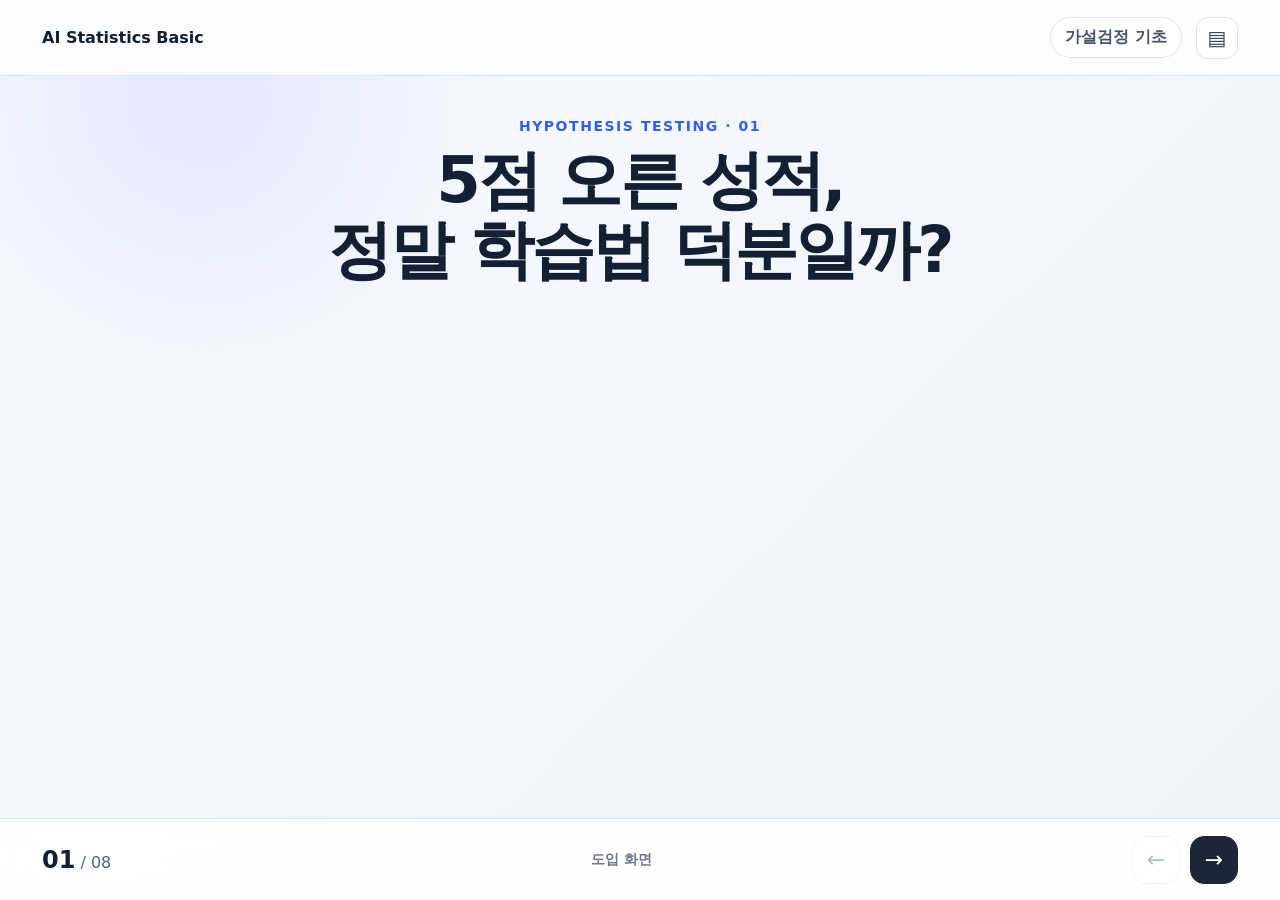
<file: index.html>
<!DOCTYPE html>
<html lang="ko">
<head>
  <meta charset="UTF-8" />
  <meta name="viewport" content="width=device-width, initial-scale=1.0" />
  <title>통계적 가설검정 · 발표 장표 01-08</title>
  <link rel="stylesheet" href="assets/styles.css" />
  <link rel="stylesheet" href="assets/slide01-images.css" />
</head>
<body class="presentation-body">
  <main class="presentation-shell" aria-label="통계 기초 발표 장표">
    <header class="presentation-topbar">
      <div class="brand">AI Statistics Basic</div>
      <div class="topbar-actions">
        <span class="slide-tag">가설검정 기초</span>
        <button class="icon-button" id="openScript" type="button" aria-label="발표 스크립트 열기" title="발표 스크립트 열기">▤</button>
      </div>
    </header>

    <div class="slides-stage">
      <section class="slide" id="slide01" data-slide="1">
        <div class="slide-kicker">HYPOTHESIS TESTING · 01</div>
        <h1 class="slide-title">5점 오른 성적,<br /><strong>정말 학습법 덕분일까?</strong></h1>
        <div class="score-comparison score-comparison-visual">
          <article class="score-card score-card-visual step-item" data-show-step="1">
            <span class="score-label score-label-pill">기존 학습법</span>
            <div class="learning-visual traditional-visual" aria-label="교과서로 공부하는 학생">
              <div class="desk-scene">
                <div class="student-head"></div><div class="student-body"></div>
                <div class="book-stack"><i></i><i></i><i></i></div><div class="open-book"></div><div class="desk-lamp"></div>
              </div>
            </div>
            <div class="score-copy"><span>교과서로 학습</span><strong class="score-value">70<span>점</span></strong></div>
          </article>
          <div class="comparison-arrow step-item" data-show-step="2">→</div>
          <article class="score-card score-card-accent score-card-visual step-item" data-show-step="2">
            <span class="score-label score-label-pill score-label-ai">새로운 AI 학습법</span>
            <div class="learning-visual ai-visual" aria-label="AI 튜터와 공부하는 학생">
              <div class="desk-scene">
                <div class="student-head"></div><div class="student-body"></div><div class="tablet"><div class="ai-face">AI</div></div><div class="open-book"></div>
                <span class="ai-bubble bubble-one">힌트 제공</span><span class="ai-bubble bubble-two">오답 분석</span>
              </div>
            </div>
            <div class="score-copy"><span>AI 티칭으로 학습</span><strong class="score-value">75<span>점</span></strong></div>
            <span class="score-delta step-item" data-show-step="3">+5점 ↑</span>
          </article>
        </div>
        <div class="question-area"><p class="question question-primary step-item" data-show-step="4">정말 AI 학습법의 <strong>효과</strong>일까요?</p><div class="question-vs step-item" data-show-step="5">VS</div><p class="question question-secondary step-item" data-show-step="5">아니면 <strong>우연히 나타난 차이</strong>일까요?</p></div>
        <div class="topic-reveal step-item" data-show-step="6"><span>오늘의 핵심 도구</span><strong>통계적 가설검정</strong></div>
      </section>

      <section class="slide" id="slide02" data-slide="2">
        <div class="slide-kicker">WHY HYPOTHESIS TESTING · 02</div>
        <h1 class="slide-title compact">우리는 왜 <strong>가설검정</strong>을 할까요?</h1>
        <div class="logic-row"><div class="logic-card step-item" data-show-step="1"><span>관찰된 차이가 있다</span><strong>70점 → 75점</strong></div><div class="not-equal step-item" data-show-step="2">≠</div><div class="logic-card step-item" data-show-step="2"><span>실제 효과가 있다고</span><strong>바로 결론</strong></div></div>
        <div class="why-label step-item" data-show-step="3">왜 그럴까요?</div><div class="explain-card step-item" data-show-step="4">표본에서 관찰되는 결과에는<br /><strong>우연에 의한 변동</strong>이 영향을 줄 수 있습니다.</div><div class="definition-card step-item" data-show-step="5"><span>통계적 가설검정</span><strong>관찰된 차이가 우연만으로 설명하기 어려운지를<br />통계적으로 판단하는 과정</strong></div>
      </section>

      <section class="slide" id="slide03" data-slide="3"><div class="slide-kicker">HYPOTHESES · 03</div><h1 class="slide-title compact">두 개의 가설을 세워봅시다</h1><div class="hypothesis-grid"><article class="hypothesis-card step-item" data-show-step="1"><span class="start-badge">출발점</span><h2>귀무가설 H₀</h2><strong class="hypothesis-core step-item" data-show-step="2">효과가 없다</strong><p class="step-item" data-show-step="2">AI 학습법은 점수 향상에<br />효과가 없다.</p></article><div class="vs-large step-item" data-show-step="3">VS</div><article class="hypothesis-card step-item" data-show-step="3"><h2>대립가설 H₁</h2><strong class="hypothesis-core step-item" data-show-step="4">효과가 있다</strong><p class="step-item" data-show-step="4">AI 학습법은 평균 점수를<br />증가시킨다.</p></article></div><div class="bottom-emphasis step-item" data-show-step="5"><span>가설검정의 출발점</span><strong>일단 H₀가 참이라고 가정하고 시작합니다.</strong></div></section>

      <section class="slide" id="slide04" data-slide="4"><div class="slide-kicker">ROADMAP · 04</div><h1 class="slide-title compact">가설검정은 이렇게 진행합니다</h1><div class="roadmap"><div class="road-step step-item" data-show-step="1"><b>1</b><strong>질문 설정</strong><span>AI 학습법은 효과가 있을까?</span></div><div class="road-arrow step-item" data-show-step="1">↓</div><div class="road-step step-item" data-show-step="1"><b>2</b><strong>가설 설정</strong><span>H₀ 효과 없음 · H₁ 효과 있음</span></div><div class="road-arrow step-item" data-show-step="2">↓</div><div class="road-core step-item" data-show-step="5"><div class="road-step step-item" data-show-step="2"><b>3</b><strong>유의수준 α 설정</strong><span>판단의 기준선 정하기</span></div><div class="road-arrow step-item" data-show-step="3">↓</div><div class="road-step step-item" data-show-step="3"><b>4</b><strong>p-value 계산</strong><span>데이터에서 p-value 구하기</span></div><small>★ 핵심 판단 요소: α와 p-value</small></div><div class="road-arrow step-item" data-show-step="4">↓</div><div class="road-step step-item" data-show-step="4"><b>5</b><strong>비교 및 판단</strong><span>p-value와 α 비교 → H₀ 기각 여부 판단</span></div></div></section>

      <section class="slide" id="slide05" data-slide="5"><div class="slide-kicker">CORE CONCEPTS · 05</div><h1 class="slide-title compact">α와 p-value가 핵심입니다</h1><div class="concept-grid"><article class="concept-card step-item" data-show-step="1"><h2>유의수준 α</h2><strong>판단의 기준선</strong><p class="step-item" data-show-step="2">분석 전에 미리 정합니다.<br /><b>α = 0.05 (5%)</b><br />H₀ 기각 판단의 기준</p></article><article class="concept-card step-item" data-show-step="3"><h2>p-value</h2><strong>현재 데이터가 얼마나<br />이례적인지를 나타내는 값</strong><p class="step-item" data-show-step="4">H₀가 참이라고 가정했을 때,<br /><b>현재 관측된 결과만큼 또는<br />그보다 더 극단적인 결과가 나타날 확률</b></p></article></div><div class="warning-card step-item" data-show-step="5">⚠ 꼭 기억하세요 <strong>p-value ≠ H₀가 참일 확률</strong></div><div class="mini-summary step-item" data-show-step="6"><span>α = 미리 정한 기준</span><span>p-value = 데이터에서 계산</span></div></section>

      <section class="slide" id="slide06" data-slide="6"><div class="slide-kicker">DECISION · 06</div><h1 class="slide-title compact">p = 0.03이라면 어떻게 판단할까요?</h1><div class="number-grid"><article class="number-card step-item" data-show-step="1"><span>판단 기준선 · 유의수준 α</span><strong>0.05</strong><small>5%</small></article><article class="number-card step-item" data-show-step="2"><span>분석 결과 · p-value</span><strong>0.03</strong><small>3%</small></article></div><div class="compare-big step-item" data-show-step="3"><strong>0.03 &lt; 0.05</strong><span>p &lt; α</span></div><div class="reject-card step-item" data-show-step="4">★ 귀무가설 H₀ 기각</div><div class="conclusion-card step-item" data-show-step="5"><span>결론</span><strong>AI 학습법의 효과를 지지하는<br />통계적 근거가 있습니다.</strong></div></section>

      <section class="slide" id="slide07" data-slide="7"><div class="slide-kicker">INTERPRETATION · 07</div><h1 class="slide-title compact">p &lt; 0.05가 모든 것을 의미하지는 않습니다</h1><div class="interpret-grid"><article class="interpret-card step-item" data-show-step="1"><h2>통계적 유의성 ≠ 효과의 크기</h2><p class="step-item" data-show-step="2">표본이 매우 크다면 조건에 따라<br />작은 차이도 통계적으로 유의할 수 있습니다.</p><strong class="tiny-effect step-item" data-show-step="2">+0.1점</strong><p class="step-item" data-show-step="3">실제로 중요한 변화일까요?</p></article><article class="interpret-card step-item" data-show-step="4"><h2>결과를 어떻게 해석할까요?</h2><p><strong>p-value만 보지 않습니다.</strong></p><ul><li>효과 크기 (Effect Size)</li><li>실제 변화의 크기</li><li>교육·비즈니스 등 실무적 맥락</li></ul></article></div><div class="bottom-emphasis step-item" data-show-step="5"><strong>통계적으로 유의하다 ≠ 실제로 중요한 효과가 있다</strong></div></section>

      <section class="slide" id="slide08" data-slide="8"><div class="slide-kicker">SUMMARY · 08</div><h1 class="slide-title compact">오늘 이것만 기억하세요!</h1><div class="summary-flow step-item" data-show-step="1"><div><b>1</b><strong>가설 설정</strong><span>H₀ 효과 없음 · H₁ 효과 있음</span></div><i>↓</i><div><b>2</b><strong>기준 설정</strong><span>유의수준 α를 미리 설정 · 예: 0.05</span></div><i>↓</i><div><b>3</b><strong>p-value 계산</strong><span>H₀ 가정 아래 현재 데이터가 얼마나 이례적인지 확인</span></div><i>↓</i><div><b>4</b><strong>비교 및 판단</strong><span>p &lt; α → H₀ 기각</span></div></div><div class="definition-card step-item" data-show-step="2"><strong>가설검정은 관찰된 차이가 우연만으로 설명하기 어려운지를<br />통계적으로 판단하는 과정입니다.</strong></div><div class="references"><b>Reference</b><span>OpenIntro Statistics (4th ed.)</span><span>Wasserstein & Lazar (2016), The ASA Statement on p-Values</span></div></section>
    </div>

    <footer class="presentation-footer"><div class="progress-wrap"><strong id="slideNumber">01</strong><span>/ 08</span></div><div class="step-status" id="stepStatus">도입 화면</div><div class="nav-buttons"><button class="nav-button" id="prevStep" type="button">←</button><button class="nav-button nav-button-primary" id="nextStep" type="button">→</button></div></footer>
  </main>
  <script src="assets/app.js"></script>
</body>
</html>
</file>
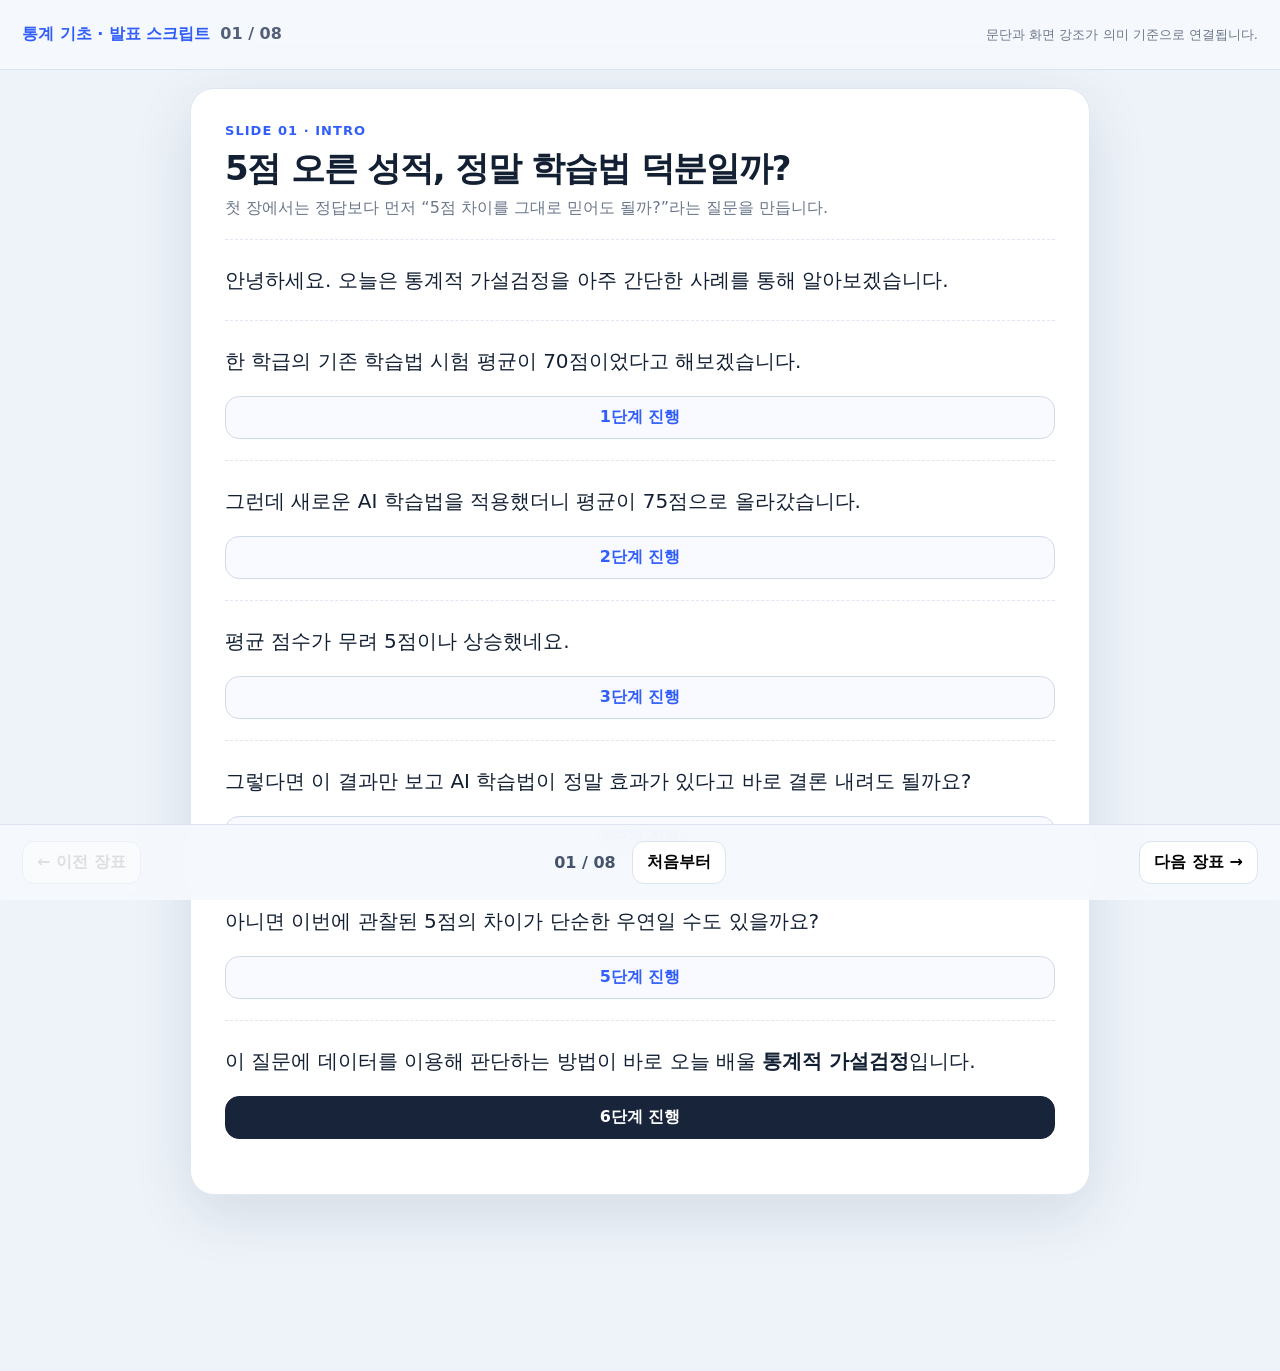
<file: script.html>
<!DOCTYPE html>
<html lang="ko">
<head>
  <meta charset="UTF-8" />
  <meta name="viewport" content="width=device-width, initial-scale=1.0" />
  <title>발표 스크립트 · 01-08 / 08</title>
  <link rel="stylesheet" href="assets/styles.css" />
</head>
<body class="script-body">
  <main class="script-shell">
    <header class="script-header"><div><strong>통계 기초 · 발표 스크립트</strong><span id="scriptSlideNumber">01 / 08</span></div><p>문단과 화면 강조가 의미 기준으로 연결됩니다.</p></header>

    <div class="script-stage">
      <article class="script-card" data-script-slide="1">
        <div class="script-kicker">SLIDE 01 · INTRO</div><h1>5점 오른 성적, 정말 학습법 덕분일까?</h1><p class="script-subtitle">첫 장에서는 정답보다 먼저 “5점 차이를 그대로 믿어도 될까?”라는 질문을 만듭니다.</p>
        <section class="script-block"><p>안녕하세요. 오늘은 통계적 가설검정을 아주 간단한 사례를 통해 알아보겠습니다.</p></section>
        <section class="script-block"><p>한 학급의 기존 학습법 시험 평균이 70점이었다고 해보겠습니다.</p><button class="stage-button" data-step="1">1단계 진행</button></section>
        <section class="script-block"><p>그런데 새로운 AI 학습법을 적용했더니 평균이 75점으로 올라갔습니다.</p><button class="stage-button" data-step="2">2단계 진행</button></section>
        <section class="script-block"><p>평균 점수가 무려 5점이나 상승했네요.</p><button class="stage-button" data-step="3">3단계 진행</button></section>
        <section class="script-block"><p>그렇다면 이 결과만 보고 AI 학습법이 정말 효과가 있다고 바로 결론 내려도 될까요?</p><button class="stage-button" data-step="4">4단계 진행</button></section>
        <section class="script-block"><p>아니면 이번에 관찰된 5점의 차이가 단순한 우연일 수도 있을까요?</p><button class="stage-button" data-step="5">5단계 진행</button></section>
        <section class="script-block"><p>이 질문에 데이터를 이용해 판단하는 방법이 바로 오늘 배울 <strong>통계적 가설검정</strong>입니다.</p><button class="stage-button stage-button-primary" data-step="6">6단계 진행</button></section>
      </article>

      <article class="script-card" data-script-slide="2">
        <div class="script-kicker">SLIDE 02 · WHY</div><h1>우리는 왜 가설검정을 할까요?</h1><p class="script-subtitle">관찰된 차이가 곧 실제 효과는 아니라는 문제의식을 분명하게 만듭니다.</p>
        <section class="script-block"><p>그렇다면 데이터 분석에서 우리는 왜 가설검정을 해야 할까요?</p></section>
        <section class="script-block"><p>앞에서 평균 점수가 70점에서 75점으로, 5점 올랐다는 차이를 확인했습니다.</p><button class="stage-button" data-step="1">1단계 진행</button></section>
        <section class="script-block"><p>이런 차이를 보면 AI 학습법이 효과가 있다고 생각하기 쉽습니다. 하지만 관찰된 차이가 있다는 사실만으로 실제 효과가 있다고 바로 결론 내릴 수는 없습니다.</p><button class="stage-button" data-step="2">2단계 진행</button></section>
        <section class="script-block"><p>왜 그럴까요?</p><button class="stage-button" data-step="3">3단계 진행</button></section>
        <section class="script-block"><p>표본에서 관찰되는 결과에는 우연에 의한 변동이 영향을 줄 수 있기 때문입니다.</p><button class="stage-button" data-step="4">4단계 진행</button></section>
        <section class="script-block"><p>그래서 우리는 관찰된 차이가 우연만으로 설명하기 어려운지를 통계적으로 판단합니다. 이 과정이 바로 통계적 가설검정입니다.</p><button class="stage-button stage-button-primary" data-step="5">5단계 진행</button></section>
      </article>

      <article class="script-card" data-script-slide="3">
        <div class="script-kicker">SLIDE 03 · HYPOTHESES</div><h1>두 개의 가설을 세워봅시다</h1><p class="script-subtitle">H₀와 H₁을 AI 학습법 사례에 바로 연결합니다.</p>
        <section class="script-block"><p>그렇다면 가설검정은 어떻게 시작할까요? 가장 먼저 서로 대립되는 두 가지 가설을 세웁니다.</p></section>
        <section class="script-block"><p>첫 번째는 귀무가설입니다. H₀라고 쓰고, 일반적으로 효과나 차이가 없다는 기본 가설을 세웁니다.</p><button class="stage-button" data-step="1">1단계 진행</button></section>
        <section class="script-block"><p>우리 사례에서는 “AI 학습법은 점수 향상에 효과가 없다”가 됩니다.</p><button class="stage-button" data-step="2">2단계 진행</button></section>
        <section class="script-block"><p>두 번째는 대립가설입니다. H₁이라고 쓰고, 우리가 데이터로 검토하고자 하는 반대의 주장을 세웁니다.</p><button class="stage-button" data-step="3">3단계 진행</button></section>
        <section class="script-block"><p>여기서는 “AI 학습법이 평균 점수를 증가시킨다”가 됩니다.</p><button class="stage-button" data-step="4">4단계 진행</button></section>
        <section class="script-block"><p>여기서 중요한 점은 가설검정은 일단 H₀가 참이라고 가정하고 시작한다는 것입니다. 그리고 관찰된 데이터가 이 가정과 얼마나 잘 맞는지를 살펴봅니다.</p><button class="stage-button stage-button-primary" data-step="5">5단계 진행</button></section>
      </article>

      <article class="script-card" data-script-slide="4">
        <div class="script-kicker">SLIDE 04 · ROADMAP</div><h1>가설검정은 이렇게 진행합니다</h1><p class="script-subtitle">질문부터 판단까지 전체 지도를 먼저 보여줍니다.</p>
        <section class="script-block"><p>이렇게 두 가설을 세웠다면, 이제 최종 판단까지 어떤 순서로 진행되는지 전체 과정을 살펴보겠습니다.</p></section>
        <section class="script-block"><p>우리가 지금까지 진행한 것이 1단계 질문 설정과 2단계 H₀, H₁ 가설 설정입니다.</p><button class="stage-button" data-step="1">1단계 진행</button></section>
        <section class="script-block"><p>그다음 3단계에서는 판단의 기준이 되는 유의수준 α를 미리 정합니다.</p><button class="stage-button" data-step="2">2단계 진행</button></section>
        <section class="script-block"><p>4단계에서는 수집한 데이터를 이용해 p-value를 계산합니다.</p><button class="stage-button" data-step="3">3단계 진행</button></section>
        <section class="script-block"><p>마지막으로 p-value와 α를 비교해서, 출발점이었던 귀무가설 H₀를 기각할지 판단합니다.</p><button class="stage-button" data-step="4">4단계 진행</button></section>
        <section class="script-block"><p>전체 흐름에서 특히 중요한 것이 바로 유의수준 α와 p-value입니다. 이 두 가지가 무엇을 의미하는지 다음 장에서 자세히 살펴보겠습니다.</p><button class="stage-button stage-button-primary" data-step="5">5단계 진행</button></section>
      </article>

      <article class="script-card" data-script-slide="5">
        <div class="script-kicker">SLIDE 05 · CORE CONCEPTS</div><h1>α와 p-value가 핵심입니다</h1><p class="script-subtitle">가장 중요한 두 개념을 정확하고 쉽게 설명합니다.</p>
        <section class="script-block"><p>그렇다면 유의수준 α는 어떤 기준이고, p-value는 무엇을 의미할까요? 가설검정에서 가장 중요한 두 개념을 알아보겠습니다.</p></section>
        <section class="script-block"><p>먼저 유의수준 α는 귀무가설을 기각할지를 판단하기 위해 분석 전에 미리 정해 두는 기준선입니다.</p><button class="stage-button" data-step="1">1단계 진행</button></section>
        <section class="script-block"><p>일반적으로 0.05, 즉 5%를 많이 사용합니다. 중요한 것은 데이터를 본 다음 정하는 것이 아니라 판단의 기준으로 미리 정해 둔다는 점입니다.</p><button class="stage-button" data-step="2">2단계 진행</button></section>
        <section class="script-block"><p>다음은 p-value입니다. 쉽게 말하면 H₀라는 가정 아래에서 현재 데이터가 얼마나 이례적인지를 나타내는 값이라고 생각할 수 있습니다.</p><button class="stage-button" data-step="3">3단계 진행</button></section>
        <section class="script-block"><p>정확히는 귀무가설 H₀가 참이라고 가정했을 때, 현재 관측된 결과만큼 또는 그보다 더 극단적인 결과가 나타날 확률입니다.</p><button class="stage-button" data-step="4">4단계 진행</button></section>
        <section class="script-block"><p>여기서 꼭 주의할 점이 있습니다. p-value가 0.03이라고 해서 “귀무가설이 참일 확률이 3%다”라는 뜻은 아닙니다. p-value는 귀무가설이 참일 확률이 아닙니다.</p><button class="stage-button" data-step="5">5단계 진행</button></section>
        <section class="script-block"><p>정리하면 α는 분석 전에 미리 정해 두는 판단 기준선이고, p-value는 H₀가 참이라는 가정 아래 현재 데이터가 얼마나 이례적인지를 나타내는 값입니다.</p><button class="stage-button stage-button-primary" data-step="6">6단계 진행</button></section>
      </article>

      <article class="script-card" data-script-slide="6">
        <div class="script-kicker">SLIDE 06 · DECISION</div><h1>p = 0.03이라면 어떻게 판단할까요?</h1><p class="script-subtitle">실제 숫자를 적용해 p-value와 α의 비교 규칙을 체득합니다.</p>
        <section class="script-block"><p>이제 실제 숫자를 적용해 보겠습니다. α가 0.05이고 p-value가 0.03이라면 어떤 판단을 내려야 할까요?</p></section>
        <section class="script-block"><p>우리가 미리 정한 판단 기준선 α는 0.05입니다.</p><button class="stage-button" data-step="1">1단계 진행</button></section>
        <section class="script-block"><p>데이터를 분석해서 얻은 p-value는 0.03이라고 해보겠습니다.</p><button class="stage-button" data-step="2">2단계 진행</button></section>
        <section class="script-block"><p>두 값을 비교해 보면 0.03은 0.05보다 작습니다. 즉, p가 α보다 작습니다.</p><button class="stage-button" data-step="3">3단계 진행</button></section>
        <section class="script-block"><p>p-value가 0.03이라는 것은 H₀가 참이라는 가정 아래, 현재 관측된 결과만큼 또는 그보다 더 극단적인 결과가 나타날 확률이 3%라는 의미입니다. 따라서 귀무가설 H₀를 기각합니다.</p><button class="stage-button" data-step="4">4단계 진행</button></section>
        <section class="script-block"><p>그리고 AI 학습법의 효과를 지지하는 통계적 근거가 있다고 판단합니다.</p><button class="stage-button stage-button-primary" data-step="5">5단계 진행</button></section>
      </article>

      <article class="script-card" data-script-slide="7">
        <div class="script-kicker">SLIDE 07 · INTERPRETATION</div><h1>p &lt; 0.05가 모든 것을 의미하지는 않습니다</h1><p class="script-subtitle">통계적 유의성과 실제 효과의 크기를 구분합니다.</p>
        <section class="script-block"><p>그렇다면 p &lt; 0.05가 나왔으니 AI 학습법은 무조건 좋은 학습법이라고 결론 내려도 될까요? 그렇지는 않습니다.</p></section>
        <section class="script-block"><p>통계적으로 유의하다는 것이 실제 효과가 크다는 뜻은 아닙니다.</p><button class="stage-button" data-step="1">1단계 진행</button></section>
        <section class="script-block"><p>예를 들어 표본이 매우 큰 경우에는 조건에 따라 아주 작은 차이도 통계적으로 유의하게 나타날 수 있습니다. 가령 평균 점수가 0.1점 높아졌는데 p &lt; 0.05가 나왔다고 생각해 보겠습니다.</p><button class="stage-button" data-step="2">2단계 진행</button></section>
        <section class="script-block"><p>통계적으로는 유의할 수 있지만, 실제 교육 현장에서 0.1점이 얼마나 중요한 변화인지는 별도의 문제입니다.</p><button class="stage-button" data-step="3">3단계 진행</button></section>
        <section class="script-block"><p>따라서 데이터 분석가는 p-value 하나만 보고 결론을 내리지 않습니다. 효과 크기와 교육적·비즈니스적 맥락을 함께 살펴봐야 합니다.</p><button class="stage-button" data-step="4">4단계 진행</button></section>
        <section class="script-block"><p>즉, 통계적으로 유의하다는 것과 실제로 중요한 효과가 있다는 것은 다릅니다.</p><button class="stage-button stage-button-primary" data-step="5">5단계 진행</button></section>
      </article>

      <article class="script-card" data-script-slide="8">
        <div class="script-kicker">SLIDE 08 · SUMMARY</div><h1>오늘 이것만 기억하세요!</h1><p class="script-subtitle">새로운 내용 없이 전체 흐름만 한 번 더 복습합니다.</p>
        <section class="script-block"><p>마지막으로 오늘 배운 내용을 한 장으로 정리해 보겠습니다.</p></section>
        <section class="script-block"><p>먼저 H₀와 H₁을 세우고, 판단 기준인 유의수준 α를 미리 정합니다. 그리고 데이터에서 p-value를 계산한 뒤 α와 비교합니다. p가 α보다 작으면 귀무가설 H₀를 기각합니다.</p><button class="stage-button" data-step="1">1단계 진행</button></section>
        <section class="script-block"><p>결국 가설검정은 관찰된 차이가 우연만으로 설명하기 어려운지를 통계적으로 판단하는 과정입니다. 오늘 수업은 여기서 마치겠습니다. 감사합니다.</p><button class="stage-button stage-button-primary" data-step="2">2단계 진행</button></section>
      </article>
    </div>

    <footer class="script-footer"><button class="script-nav" id="prevSlide" type="button">← 이전 장표</button><div class="script-progress"><strong id="scriptProgress">01 / 08</strong><button id="resetSlide" type="button">처음부터</button></div><button class="script-nav" id="nextSlide" type="button">다음 장표 →</button></footer>
  </main>
  <script src="assets/app.js"></script>
</body>
</html>
</file>
<file: assets/styles.css>
:root{--bg:#f4f7fb;--panel:#fff;--ink:#132033;--muted:#6b778a;--line:#dbe3ef;--primary:#315efb;--primary-soft:#edf2ff;--accent:#ff8a3d;--dark:#14213a;--shadow:0 18px 60px rgba(28,46,78,.12);font-family:Inter,Pretendard,"Noto Sans KR",system-ui,-apple-system,BlinkMacSystemFont,"Segoe UI",sans-serif}*{box-sizing:border-box}html,body{margin:0;min-height:100%}button{font:inherit}.presentation-body{background:radial-gradient(circle at 15% 10%,rgba(49,94,251,.10),transparent 24%),linear-gradient(135deg,#f8faff,#eef3fa);color:var(--ink);min-height:100vh;overflow:hidden}.presentation-shell{width:100vw;height:100vh;display:grid;grid-template-rows:76px 1fr 82px}.presentation-topbar,.presentation-footer{display:flex;align-items:center;justify-content:space-between;padding:0 42px;z-index:10}.presentation-topbar{border-bottom:1px solid var(--line);background:rgba(255,255,255,.78);backdrop-filter:blur(18px)}.brand{font-weight:800}.topbar-actions{display:flex;align-items:center;gap:14px}.slide-tag{padding:9px 14px;border:1px solid var(--line);border-radius:999px;background:#fff;font-weight:700;color:#43516a}.icon-button,.nav-button{border:1px solid var(--line);background:#fff;color:#34425a;cursor:pointer}.icon-button{width:42px;height:42px;border-radius:12px;font-size:20px}.slides-stage{position:relative;overflow:hidden}.slide{display:none;width:min(1240px,calc(100vw - 100px));height:100%;margin:auto;padding:24px 48px;text-align:center;align-content:center}.slide.is-current-slide{display:block}.slide-kicker{display:inline-block;color:var(--primary);font-weight:800;font-size:14px;letter-spacing:.11em;margin-bottom:12px}.slide-title{margin:0 0 28px;font-size:clamp(44px,5vw,76px);line-height:1.08;letter-spacing:-.045em;font-weight:650}.slide-title.compact{font-size:clamp(38px,4.2vw,62px);margin-bottom:24px}.slide-title strong{font-weight:850}.step-item{opacity:0;transform:translateY(12px) scale(.985);pointer-events:none;transition:opacity .3s ease,transform .3s ease}.step-item.is-visible{opacity:1;transform:none;pointer-events:auto}.score-comparison{display:grid;grid-template-columns:1fr 88px 1fr;align-items:center;gap:18px;width:min(900px,90%);margin:0 auto 24px}.score-comparison-visual{width:min(1040px,96%);grid-template-columns:1fr 76px 1fr}.score-card,.logic-card,.hypothesis-card,.concept-card,.number-card,.interpret-card{border:1px solid var(--line);border-radius:20px;background:rgba(255,255,255,.94);box-shadow:0 10px 30px rgba(37,56,90,.07)}.score-card{min-height:170px;display:flex;flex-direction:column;align-items:center;justify-content:center;gap:8px;position:relative}.score-card-visual{min-height:250px;padding:18px;display:grid;grid-template-columns:1.15fr .85fr;grid-template-rows:auto 1fr;column-gap:18px;align-items:center;text-align:left}.score-card-accent{border-color:#cdd8ff;background:linear-gradient(180deg,#fff,#f5f7ff)}.score-label{color:var(--muted);font-weight:750;font-size:18px}.score-label-pill{grid-column:1/3;justify-self:center;color:#fff;background:#315efb;border-radius:999px;padding:7px 16px;font-size:15px}.score-label-ai{background:#ff7a21}.learning-visual{height:165px;border-radius:16px;overflow:hidden;position:relative;background:linear-gradient(180deg,#f8f5ef,#ebe7df);border:1px solid #e5e7eb}.ai-visual{background:linear-gradient(180deg,#f5f9ff,#e7eefb)}.desk-scene{position:absolute;inset:0}.desk-scene:after{content:"";position:absolute;left:0;right:0;bottom:0;height:42px;background:#b9875f}.student-head{position:absolute;width:48px;height:52px;border-radius:48% 48% 44% 44%;background:#f1c39d;left:47%;top:28px;transform:translateX(-50%);box-shadow:inset 0 9px 0 0 #2c241f}.student-body{position:absolute;width:94px;height:72px;border-radius:44px 44px 18px 18px;background:#7a818b;left:47%;bottom:29px;transform:translateX(-50%)}.ai-visual .student-body{background:#4f8760}.open-book{position:absolute;width:90px;height:34px;background:linear-gradient(90deg,#fff 49%,#d8d8d8 50%,#fff 51%);border:2px solid #d8d5ca;border-radius:3px 3px 12px 12px;left:46%;bottom:18px;transform:translateX(-50%) rotate(-2deg);z-index:3}.book-stack{position:absolute;left:16px;bottom:35px;z-index:2}.book-stack i{display:block;width:55px;height:14px;border-radius:3px;margin-top:2px;background:#4d7396;border:1px solid rgba(0,0,0,.08)}.book-stack i:nth-child(2){background:#76905b}.book-stack i:nth-child(3){background:#926f50}.desk-lamp{position:absolute;right:20px;bottom:50px;width:8px;height:70px;background:#4e5660;transform:rotate(12deg);transform-origin:bottom}.desk-lamp:after{content:"";position:absolute;top:-10px;left:-17px;width:37px;height:22px;background:#5d6671;border-radius:22px 22px 6px 6px;transform:rotate(-8deg)}.tablet{position:absolute;right:18px;bottom:32px;width:78px;height:92px;border-radius:9px;background:#27354d;border:4px solid #1c2637;z-index:4;display:grid;place-items:center}.ai-face{width:45px;height:45px;border-radius:50%;background:#eef7ff;border:3px solid #68a6e8;display:grid;place-items:center;color:#2b5b8b;font-size:13px;font-weight:900}.ai-bubble{position:absolute;right:8px;z-index:5;padding:5px 8px;border-radius:9px;font-size:10px;font-weight:800;color:#fff}.bubble-one{top:18px;background:#68a6e8}.bubble-two{top:52px;background:#886bc5}.score-copy{display:flex;flex-direction:column;align-items:center;gap:8px;text-align:center}.score-copy>span{font-weight:800;color:#48566d}.score-value{font-size:clamp(58px,5.2vw,84px);letter-spacing:-.05em;line-height:1}.score-card-visual .score-value{font-size:clamp(56px,4.8vw,78px)}.score-value span{font-size:.35em;margin-left:4px;color:#405069}.score-delta{position:absolute;right:18px;top:18px;color:var(--accent);background:#fff3e9;border:1px solid #ffd9bd;border-radius:999px;padding:7px 12px;font-weight:850}.comparison-arrow{font-size:52px;color:#91a0b8}.question-area{min-height:105px;display:flex;align-items:center;justify-content:center;gap:18px}.question{margin:0;font-size:clamp(22px,2vw,31px);font-weight:650}.question strong{color:var(--primary)}.question-vs{font-weight:900;font-size:13px;letter-spacing:.14em;color:#9aa7ba;padding:8px 10px;border:1px solid var(--line);border-radius:999px;background:#fff}.topic-reveal{width:fit-content;margin:8px auto 0;padding:12px 18px;border-radius:16px;background:var(--dark);color:#fff}.topic-reveal span{display:block;font-size:12px;color:#b6c1d3}.topic-reveal strong{font-size:22px}.logic-row{display:grid;grid-template-columns:1fr 90px 1fr;align-items:center;gap:18px;width:min(940px,90%);margin:18px auto}.logic-card{padding:28px}.logic-card span{display:block;color:var(--muted);font-size:20px}.logic-card strong{display:block;margin-top:8px;font-size:30px}.not-equal{font-size:58px;font-weight:900;color:var(--accent)}.why-label{margin:16px auto 10px;font-weight:850;color:var(--primary)}.explain-card,.definition-card,.bottom-emphasis,.warning-card,.conclusion-card{width:min(900px,92%);margin:12px auto;padding:18px 24px;border-radius:18px}.explain-card{background:#fff;border:1px dashed #cbd6e8;font-size:24px}.explain-card strong{color:var(--primary)}.definition-card{background:var(--dark);color:#fff}.definition-card span{display:block;color:#b9c6da;font-size:13px;margin-bottom:6px}.definition-card strong{font-size:22px;line-height:1.5}.hypothesis-grid,.concept-grid,.number-grid,.interpret-grid{display:grid;grid-template-columns:1fr 90px 1fr;align-items:center;gap:18px;width:min(980px,94%);margin:14px auto}.hypothesis-grid{grid-template-columns:1fr 70px 1fr}.hypothesis-card{padding:24px;min-height:240px;position:relative}.hypothesis-card h2,.concept-card h2,.interpret-card h2{margin:0 0 16px;font-size:26px}.hypothesis-core{display:block;font-size:30px;color:var(--primary)}.hypothesis-card p{font-size:20px;line-height:1.5}.start-badge{position:absolute;top:-13px;left:18px;background:var(--primary);color:#fff;border-radius:999px;padding:6px 12px;font-weight:800;font-size:12px}.vs-large{font-weight:900;color:#8d9ab0}.bottom-emphasis{background:var(--primary-soft);border:1px solid #cbd7ff}.bottom-emphasis span{display:block;color:var(--primary);font-size:13px;font-weight:800}.bottom-emphasis strong{display:block;margin-top:5px;font-size:23px}.roadmap{width:min(780px,92%);margin:auto;display:flex;flex-direction:column;align-items:stretch}.road-step{display:grid;grid-template-columns:44px 1fr;grid-template-rows:auto auto;column-gap:14px;text-align:left;padding:12px 16px;border:1px solid var(--line);border-radius:14px;background:#fff}.road-step b{grid-row:1/3;align-self:center;width:34px;height:34px;border-radius:50%;display:grid;place-items:center;background:var(--primary-soft);color:var(--primary)}.road-step strong{font-size:20px}.road-step span{color:var(--muted)}.road-arrow{font-size:24px;color:#9ca9bd;line-height:1}.road-core{padding:12px;border:2px solid #b9c8ff;border-radius:18px;background:#f7f9ff}.road-core small{display:block;margin-top:9px;color:var(--primary);font-weight:800}.concept-grid{grid-template-columns:1fr 1fr}.concept-card{padding:25px;min-height:260px}.concept-card strong{display:block;font-size:25px;color:var(--primary);line-height:1.4}.concept-card p{font-size:18px;line-height:1.65;color:#43516a}.warning-card{background:#fff5ed;border:1px solid #ffd2b3;color:#984d18;font-weight:800}.warning-card strong{margin-left:14px;font-size:20px}.mini-summary{display:flex;justify-content:center;gap:14px}.mini-summary span{padding:8px 14px;border-radius:999px;background:#eef3ff;color:#3556c8;font-weight:750}.number-grid{grid-template-columns:1fr 1fr;width:min(760px,90%)}.number-card{padding:18px}.number-card span{display:block;color:var(--muted);font-weight:700}.number-card strong{display:block;font-size:56px;margin:6px}.number-card small{font-size:18px;color:#66758b}.compare-big{margin:14px auto}.compare-big strong{display:block;font-size:52px;color:var(--primary)}.compare-big span{font-size:24px;font-weight:800}.reject-card{width:fit-content;margin:10px auto;padding:12px 22px;border-radius:999px;background:var(--dark);color:#fff;font-size:22px;font-weight:850}.conclusion-card{background:#eef8f1;border:1px solid #c9e7d1}.conclusion-card span{display:block;color:#378250;font-weight:800}.conclusion-card strong{display:block;font-size:22px;margin-top:4px}.interpret-grid{grid-template-columns:1fr 1fr}.interpret-card{padding:24px;min-height:280px;text-align:left}.interpret-card h2{color:var(--primary)}.interpret-card p,.interpret-card li{font-size:18px;line-height:1.55}.interpret-card ul{padding-left:22px}.tiny-effect{display:block;text-align:center;font-size:54px;color:var(--accent);margin:8px}.summary-flow{width:min(800px,94%);margin:auto;display:flex;flex-direction:column;gap:6px}.summary-flow>div{display:grid;grid-template-columns:42px 170px 1fr;align-items:center;text-align:left;padding:10px 14px;background:#fff;border:1px solid var(--line);border-radius:13px}.summary-flow b{width:30px;height:30px;display:grid;place-items:center;border-radius:50%;background:var(--primary-soft);color:var(--primary)}.summary-flow strong{font-size:18px}.summary-flow span{color:var(--muted)}.summary-flow i{font-style:normal;color:#9ba8bb}.references{display:flex;justify-content:center;gap:16px;flex-wrap:wrap;margin-top:13px;font-size:12px;color:#718096}.references b{color:#46546b}.presentation-footer{border-top:1px solid var(--line);background:rgba(255,255,255,.9);backdrop-filter:blur(18px)}.progress-wrap{display:flex;align-items:baseline;gap:5px;color:#526179}.progress-wrap strong{font-size:24px;color:var(--ink)}.step-status{color:var(--muted);font-size:14px;font-weight:700}.nav-buttons{display:flex;gap:10px}.nav-button{width:48px;height:48px;border-radius:14px;font-size:22px}.nav-button:disabled{opacity:.35;cursor:default}.nav-button-primary{background:#1c2637;color:#fff;border-color:#1c2637}.script-body{background:#eef3f9;color:var(--ink);min-height:100vh}.script-shell{min-height:100vh;display:grid;grid-template-rows:70px 1fr 76px}.script-header,.script-footer{position:sticky;z-index:20;display:flex;align-items:center;justify-content:space-between;background:rgba(245,248,252,.95);backdrop-filter:blur(16px);padding:0 22px;border-color:var(--line)}.script-header{top:0;border-bottom:1px solid var(--line)}.script-header>div{display:flex;gap:10px}.script-header strong{color:var(--primary)}.script-header span{font-weight:800;color:#526179}.script-header p{margin:0;color:var(--muted);font-size:13px}.script-stage{min-height:0}.script-card{display:none;width:min(900px,calc(100% - 36px));margin:18px auto 100px;padding:34px;background:#fff;border:1px solid #e1e7f0;border-radius:24px;box-shadow:var(--shadow)}.script-card.is-current-script{display:block}.script-kicker{color:var(--primary);font-weight:850;letter-spacing:.08em;font-size:13px}.script-card h1{margin:8px 0 6px;font-size:34px;letter-spacing:-.035em}.script-subtitle{color:var(--muted);margin:0 0 20px}.script-block{padding:21px 0;border-top:1px dashed #dfe6f1}.script-block p{margin:0;font-size:20px;line-height:1.9}.stage-button{display:block;width:100%;margin-top:16px;padding:10px 16px;border:1px solid #cfd9e9;border-radius:14px;background:#f8faff;color:var(--primary);cursor:pointer;font-weight:850}.stage-button:hover,.stage-button.is-active{background:var(--primary-soft);border-color:#b9c8ff}.stage-button-primary{background:#17243a;color:#fff;border-color:#17243a}.script-footer{bottom:0;border-top:1px solid var(--line)}.script-nav,.script-progress button{border:1px solid var(--line);border-radius:12px;background:#fff;padding:10px 14px;cursor:pointer;font-weight:750}.script-nav:disabled{opacity:.4;cursor:default}.script-progress{display:flex;align-items:center;gap:16px}.script-progress strong{color:#44536c}@media(max-width:900px){.presentation-topbar,.presentation-footer{padding:0 18px}.slide{width:calc(100vw - 24px);padding:18px 12px;overflow:auto}.slide-title,.slide-title.compact{font-size:38px}.score-comparison,.logic-row,.hypothesis-grid,.concept-grid,.number-grid,.interpret-grid{grid-template-columns:1fr;width:min(520px,100%)}.score-card-visual{grid-template-columns:1fr;grid-template-rows:auto auto auto;text-align:center}.score-label-pill{grid-column:1}.learning-visual{height:150px}.comparison-arrow{transform:rotate(90deg);font-size:34px}.not-equal,.vs-large{font-size:30px}.question-area{flex-direction:column;gap:8px}.script-header p{display:none}.summary-flow>div{grid-template-columns:38px 1fr}.summary-flow span{grid-column:2}.presentation-body{overflow:auto}}
</file>
<file: assets/slide01-images.css>
.score-card-visual .learning-visual{height:178px;border:0;overflow:hidden;box-shadow:0 5px 18px rgba(31,47,78,.08);background-color:#fff;background-repeat:no-repeat;background-position:center;background-size:cover}
.score-card-visual .traditional-visual{background-image:url('traditional-study.svg')}
.score-card-visual .ai-visual{background-image:url('ai-study.svg')}
.score-card-visual .learning-visual>.desk-scene{display:none}
.score-card-visual .score-copy{align-self:center}
@media(max-width:900px){.score-card-visual .learning-visual{height:220px;background-size:contain}}
</file>
